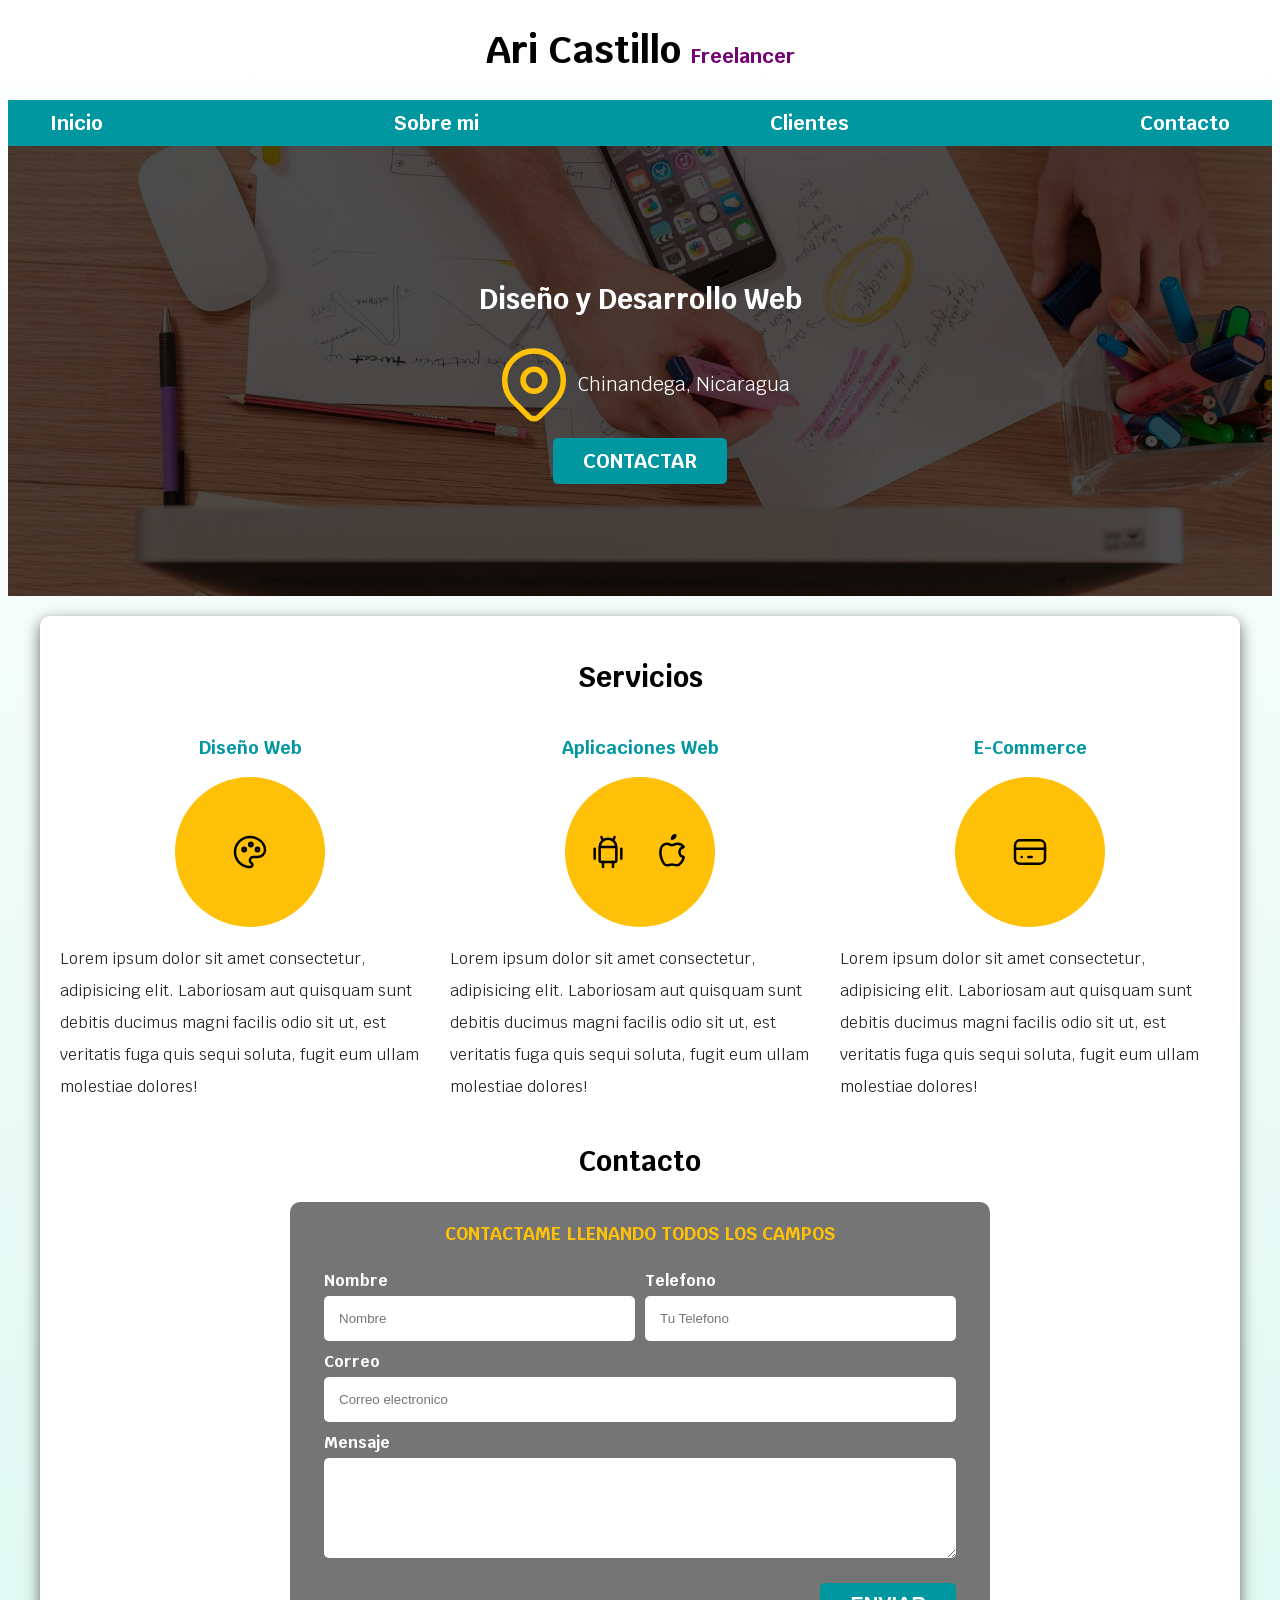
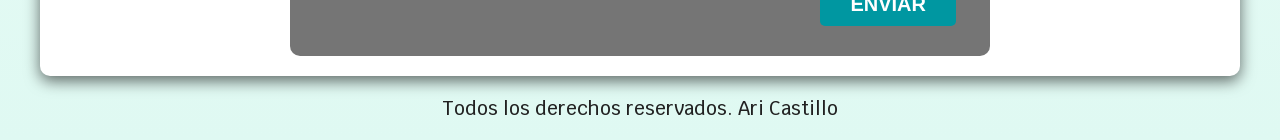
<file: freelancer/index.html>
<!DOCTYPE html>
<html lang="en">
<head>
    <meta charset="UTF-8">
    <meta name="viewport" content="width=device-width, initial-scale=1.0">
    <title>Sitio freelancer</title>
    <link rel="preload" href="css/normalize.css" as="style">
    <link href="https://fonts.googleapis.com/css2?family=Krub:wght@400;700&display=swap" rel="stylesheet">
    <link rel="preload" href="css/styles.css" as="style">
    <link href="css/styles.css" rel="stylesheet">
</head>
<body>
    <header>
        <h1 class="titulo">Ari Castillo <span>Freelancer</span></h1>
    </header>
    <div class="nav-bg">
        <nav class="navegacion-principal contenedor">
            <a href="#">Inicio</a>
            <a href="#">Sobre mi</a>
            <a href="#">Clientes</a>
            <a href="#">Contacto</a>
        </nav>
    </div>
    
    
    <section class="hero">
        <div class="contenido-hero">
            <h2>Diseño y Desarrollo Web</h2>
            <div class="ubicacion">
                <svg xmlns="http://www.w3.org/2000/svg" class="icon icon-tabler icon-tabler-map-pin" width="88" height="88" viewBox="0 0 24 24" stroke-width="1.5" stroke="#FFC107" fill="none" stroke-linecap="round" stroke-linejoin="round">
                    <path stroke="none" d="M0 0h24v24H0z" fill="none"/>
                    <path d="M9 11a3 3 0 1 0 6 0a3 3 0 0 0 -6 0" />
                    <path d="M17.657 16.657l-4.243 4.243a2 2 0 0 1 -2.827 0l-4.244 -4.243a8 8 0 1 1 11.314 0z" />
                </svg>
                <p>
                    Chinandega, Nicaragua
                </p>
            </div>
            <a href="#" class="boton">contactar</a>
        </div>
        
    </section>

    
    <main class="contenedor sombra">
        <h2>Servicios</h2>
            <div class="servicios">
                <section class="servicio">
                    <h3>Diseño Web</h3>
                    <div class="icono"> 
                        <svg xmlns="http://www.w3.org/2000/svg" class="icon icon-tabler icon-tabler-palette" width="40" height="40" viewBox="0 0 24 24" stroke-width="1.5" stroke="#000000" fill="none" stroke-linecap="round" stroke-linejoin="round">
                            <path stroke="none" d="M0 0h24v24H0z" fill="none"/>
                            <path d="M12 21a9 9 0 0 1 0 -18c4.97 0 9 3.582 9 8c0 1.06 -.474 2.078 -1.318 2.828c-.844 .75 -1.989 1.172 -3.182 1.172h-2.5a2 2 0 0 0 -1 3.75a1.3 1.3 0 0 1 -1 2.25" />
                            <path d="M8.5 10.5m-1 0a1 1 0 1 0 2 0a1 1 0 1 0 -2 0" />
                            <path d="M12.5 7.5m-1 0a1 1 0 1 0 2 0a1 1 0 1 0 -2 0" />
                            <path d="M16.5 10.5m-1 0a1 1 0 1 0 2 0a1 1 0 1 0 -2 0" />
                        </svg>
                    </div>
                    <p>Lorem ipsum dolor sit amet consectetur, adipisicing elit. Laboriosam aut quisquam sunt debitis ducimus magni facilis odio sit ut, est veritatis fuga quis sequi soluta, fugit eum ullam molestiae dolores!
                    </p>
                </section>
        
                <section class="servicio">
                    <h3>Aplicaciones Web</h3>
                        <div class="icono">
                            <svg xmlns="http://www.w3.org/2000/svg" class="icon icon-tabler icon-tabler-brand-android" width="40" height="40" viewBox="0 0 24 24" stroke-width="1.5" stroke="#000000" fill="none" stroke-linecap="round" stroke-linejoin="round">
                                <path stroke="none" d="M0 0h24v24H0z" fill="none"/>
                                <path d="M4 10l0 6" />
                                <path d="M20 10l0 6" />
                                <path d="M7 9h10v8a1 1 0 0 1 -1 1h-8a1 1 0 0 1 -1 -1v-8a5 5 0 0 1 10 0" />
                                <path d="M8 3l1 2" />
                                <path d="M16 3l-1 2" />
                                <path d="M9 18l0 3" />
                                <path d="M15 18l0 3" />
                            </svg>
                            <svg xmlns="http://www.w3.org/2000/svg" class="icon icon-tabler icon-tabler-brand-apple" width="40" height="40" viewBox="0 0 24 24" stroke-width="1.5" stroke="#000000" fill="none" stroke-linecap="round" stroke-linejoin="round">
                                <path stroke="none" d="M0 0h24v24H0z" fill="none"/>
                                <path d="M9 7c-3 0 -4 3 -4 5.5c0 3 2 7.5 4 7.5c1.088 -.046 1.679 -.5 3 -.5c1.312 0 1.5 .5 3 .5s4 -3 4 -5c-.028 -.01 -2.472 -.403 -2.5 -3c-.019 -2.17 2.416 -2.954 2.5 -3c-1.023 -1.492 -2.951 -1.963 -3.5 -2c-1.433 -.111 -2.83 1 -3.5 1c-.68 0 -1.9 -1 -3 -1z" />
                                <path d="M12 4a2 2 0 0 0 2 -2a2 2 0 0 0 -2 2" />
                            </svg>
                        </div>
                        
                    <p>Lorem ipsum dolor sit amet consectetur, adipisicing elit. Laboriosam aut quisquam sunt debitis ducimus magni facilis odio sit ut, est veritatis fuga quis sequi soluta, fugit eum ullam molestiae dolores!
                    </p>
        
                </section>
                    
                <section class="servicio">
                    <h3>E-Commerce</h3>
                    <div class="icono">
                        <svg xmlns="http://www.w3.org/2000/svg" class="icon icon-tabler icon-tabler-credit-card" width="40" height="40" viewBox="0 0 24 24" stroke-width="1.5" stroke="#000000" fill="none" stroke-linecap="round" stroke-linejoin="round">
                            <path stroke="none" d="M0 0h24v24H0z" fill="none"/>
                            <path d="M3 5m0 3a3 3 0 0 1 3 -3h12a3 3 0 0 1 3 3v8a3 3 0 0 1 -3 3h-12a3 3 0 0 1 -3 -3z" />
                            <path d="M3 10l18 0" />
                            <path d="M7 15l.01 0" />
                            <path d="M11 15l2 0" />
                        </svg>
                    </div>

                    <p>Lorem ipsum dolor sit amet consectetur, adipisicing elit. Laboriosam aut quisquam sunt debitis ducimus magni facilis odio sit ut, est veritatis fuga quis sequi soluta, fugit eum ullam molestiae dolores!
                    </p>
                </section>
            </div> <!--Clase de servicios-->
            <section>
                <h2>Contacto</h2>
        
                <form class="formulario">
                    <fieldset>
                        <legend>
                            Contactame llenando todos los campos
                        </legend>
                        <div class="contenedor-campos">
                            <div class="campo">
                                <label for="">Nombre</label>
                                <input class="input-text" type="text" placeholder="Nombre">
                            </div>
                            
                            <div class="campo">
                                <label for="">Telefono</label>
                                <input class="input-text" type="tel" placeholder="Tu Telefono">
                            </div>
            
                            <div class="campo">
                                <label for="">Correo</label>
                                <input class="input-text" type="email" placeholder="Correo electronico">
                            </div>
            
                            <div class="campo">
                                <label for="">Mensaje</label>
                                <textarea class="input-text" name="" id="" cols="20" rows="3"></textarea>
                            </div>

                        </div>   

                        <div class="alinear-derecha flex">
                            <input class="boton w-100" type="submit" value="Enviar">
                        </div>
                    </fieldset>
                </form>
            </section>
        </main>
    <footer class="footer">
        <p>Todos los derechos reservados. Ari Castillo</p>
    </footer>
</body>
</html>
</file>
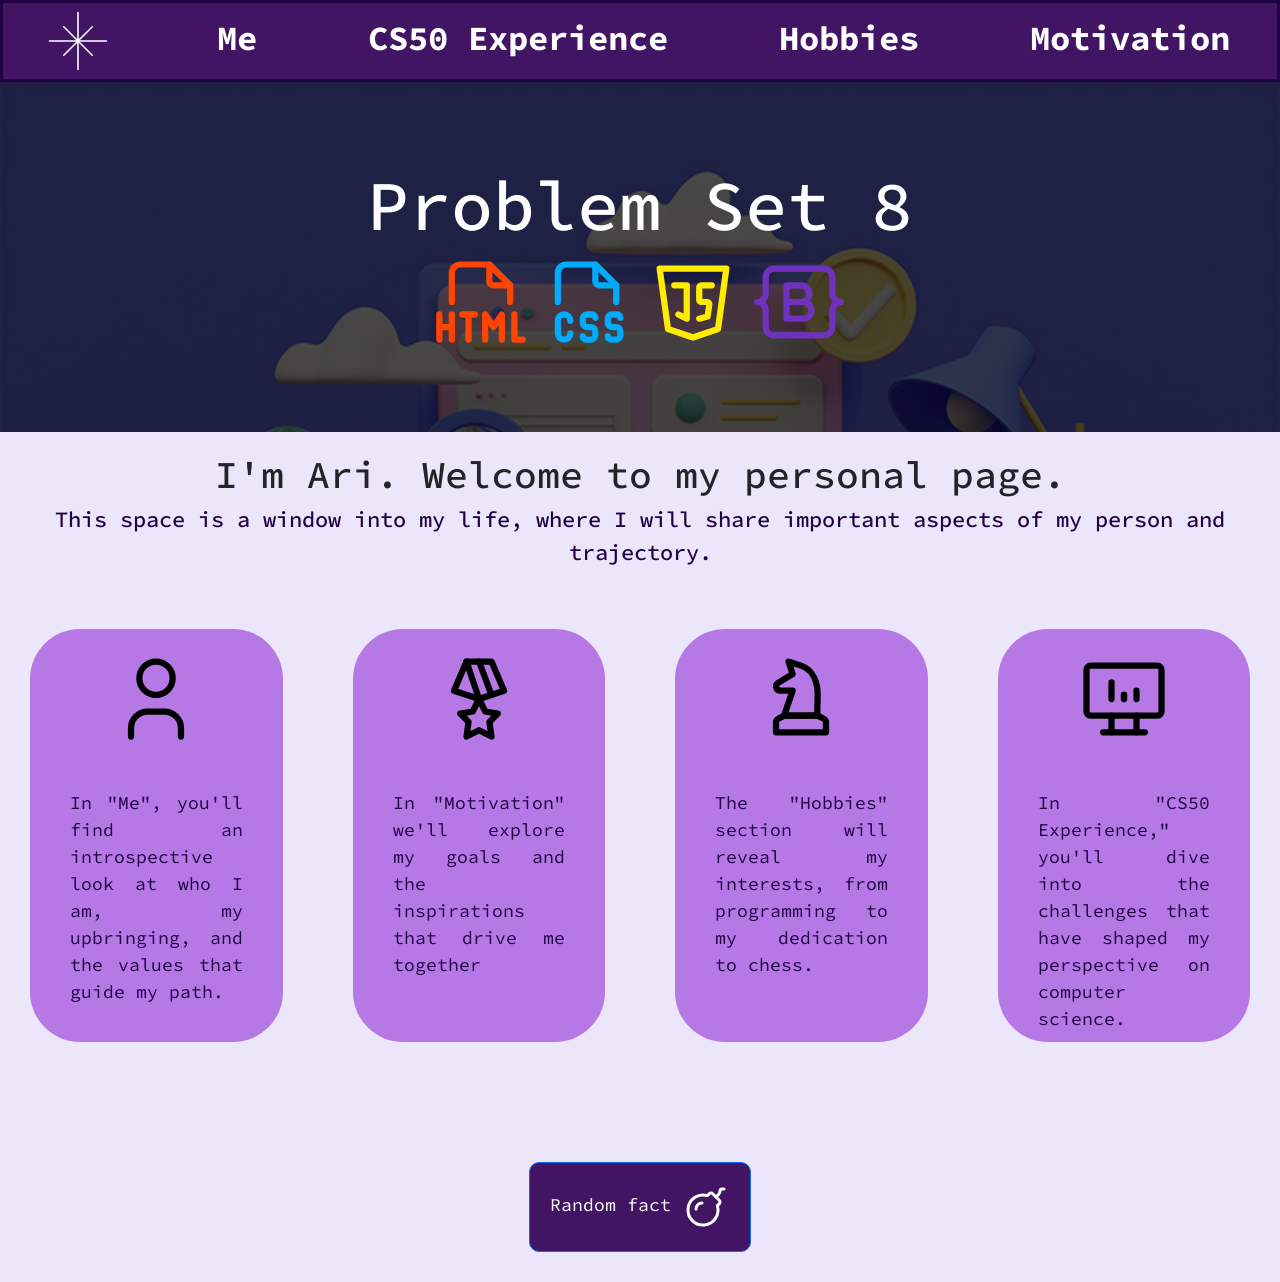
<file: homepage/index.html>
<!DOCTYPE html>
<html lang="en">
<head>
    <meta charset="UTF-8">
    <meta name="viewport" content="width=device-width, initial-scale=1.0">
    <!--Font links-->
    <link rel="preconnect" href="https://fonts.googleapis.com">
    <link rel="preconnect" href="https://fonts.gstatic.com" crossorigin>
    <link href="https://fonts.googleapis.com/css2?family=Krub:wght@400;700&family=Source+Code+Pro:ital,wght@0,700;1,400&display=swap" rel="stylesheet">

    <link href="https://cdn.jsdelivr.net/npm/bootstrap@5.2.3/dist/css/bootstrap.min.css" rel="stylesheet" integrity="sha384-rbsA2VBKQhggwzxH7pPCaAqO46MgnOM80zW1RWuH61DGLwZJEdK2Kadq2F9CUG65" crossorigin="anonymous">
    <script src="https://cdn.jsdelivr.net/npm/bootstrap@5.2.3/dist/js/bootstrap.bundle.min.js" integrity="sha384-kenU1KFdBIe4zVF0s0G1M5b4hcpxyD9F7jL+jjXkk+Q2h455rYXK/7HAuoJl+0I4" crossorigin="anonymous"></script>
    <link href="styles.css" rel="stylesheet">
    
    <title>My Website</title>
</head>
<body>
  
  <div class="nav-style">
    <nav class="navegacion-principal contenedor">
      <svg xmlns="http://www.w3.org/2000/svg" class="icon icon-tabler icon-tabler-north-star" width="76" height="76" viewBox="0 0 24 24" stroke-width="0.5" stroke="#ffffff" fill="none" stroke-linecap="round" stroke-linejoin="round">
        <path stroke="none" d="M0 0h24v24H0z" fill="none"/>
        <path d="M3 12h18" />
        <path d="M12 21v-18" />
        <path d="M7.5 7.5l9 9" />
        <path d="M7.5 16.5l9 -9" />
      </svg>

      <a href="me.html">Me</a>
      <a href="cs50.html">CS50 Experience</a>
      <a href="hobbies.html">Hobbies</a>
      <a href="motivation.html">Motivation</a>

      
    </nav>
  </div>
  <main>
    <section class="imagen-fondo img-index">
      <div class="contenido-imagen">
        <h1>
          Problem Set 8
        </h1>
        <div>
          <svg xmlns="http://www.w3.org/2000/svg" class="icon icon-tabler icon-tabler-file-type-html" width="100" height="100" viewBox="0 0 24 24" stroke-width="1.5" stroke="#ff4500" fill="none" stroke-linecap="round" stroke-linejoin="round">
            <path stroke="none" d="M0 0h24v24H0z" fill="none"/>
            <path d="M14 3v4a1 1 0 0 0 1 1h4" />
            <path d="M5 12v-7a2 2 0 0 1 2 -2h7l5 5v4" />
            <path d="M2 21v-6" />
            <path d="M5 15v6" />
            <path d="M2 18h3" />
            <path d="M20 15v6h2" />
            <path d="M13 21v-6l2 3l2 -3v6" />
            <path d="M7.5 15h3" />
            <path d="M9 15v6" />
          </svg>

          <svg xmlns="http://www.w3.org/2000/svg" class="icon icon-tabler icon-tabler-file-type-css" width="100" height="100" viewBox="0 0 24 24" stroke-width="1.5" stroke="#00abfb" fill="none" stroke-linecap="round" stroke-linejoin="round">
            <path stroke="none" d="M0 0h24v24H0z" fill="none"/>
            <path d="M14 3v4a1 1 0 0 0 1 1h4" />
            <path d="M5 12v-7a2 2 0 0 1 2 -2h7l5 5v4" />
            <path d="M8 16.5a1.5 1.5 0 0 0 -3 0v3a1.5 1.5 0 0 0 3 0" />
            <path d="M11 20.25c0 .414 .336 .75 .75 .75h1.25a1 1 0 0 0 1 -1v-1a1 1 0 0 0 -1 -1h-1a1 1 0 0 1 -1 -1v-1a1 1 0 0 1 1 -1h1.25a.75 .75 0 0 1 .75 .75" />
            <path d="M17 20.25c0 .414 .336 .75 .75 .75h1.25a1 1 0 0 0 1 -1v-1a1 1 0 0 0 -1 -1h-1a1 1 0 0 1 -1 -1v-1a1 1 0 0 1 1 -1h1.25a.75 .75 0 0 1 .75 .75" />
          </svg>
          
          <svg xmlns="http://www.w3.org/2000/svg" class="icon icon-tabler icon-tabler-brand-javascript" width="100" height="100" viewBox="0 0 24 24" stroke-width="1.5" stroke="#ffec00" fill="none" stroke-linecap="round" stroke-linejoin="round">
            <path stroke="none" d="M0 0h24v24H0z" fill="none"/>
            <path d="M20 4l-2 14.5l-6 2l-6 -2l-2 -14.5z" />
            <path d="M7.5 8h3v8l-2 -1" />
            <path d="M16.5 8h-2.5a.5 .5 0 0 0 -.5 .5v3a.5 .5 0 0 0 .5 .5h1.423a.5 .5 0 0 1 .495 .57l-.418 2.93l-2 .5" />
          </svg>

          <svg xmlns="http://www.w3.org/2000/svg" class="icon icon-tabler icon-tabler-brand-bootstrap" width="100" height="100" viewBox="0 0 24 24" stroke-width="1.5" stroke="#6f32be" fill="none" stroke-linecap="round" stroke-linejoin="round">
            <path stroke="none" d="M0 0h24v24H0z" fill="none"/>
            <path d="M2 12a2 2 0 0 0 2 -2v-4a2 2 0 0 1 2 -2h12a2 2 0 0 1 2 2v4a2 2 0 0 0 2 2" />
            <path d="M2 12a2 2 0 0 1 2 2v4a2 2 0 0 0 2 2h12a2 2 0 0 0 2 -2v-4a2 2 0 0 1 2 -2" />
            <path d="M9 16v-8h3.5a2 2 0 1 1 0 4h-3.5h4a2 2 0 1 1 0 4h-4z" />
          </svg>
        </div>
    </section>

    <section>
      <h2 class="titulo">
        I'm Ari. Welcome to my personal page. 
      </h2>
      <p class="text-centered texto-index">This space is a window into my life, where I will share important aspects of my person and trajectory.</p>
    </section>

    <section class="center">
      <div class="cuadro">
        <div class="segmento">
          <svg xmlns="http://www.w3.org/2000/svg" class="icon icon-tabler icon-tabler-user" width="100" height="100" viewBox="0 0 24 24" stroke-width="1.5" stroke="#000000" fill="none" stroke-linecap="round" stroke-linejoin="round">
            <path stroke="none" d="M0 0h24v24H0z" fill="none"/>
            <path d="M8 7a4 4 0 1 0 8 0a4 4 0 0 0 -8 0" />
            <path d="M6 21v-2a4 4 0 0 1 4 -4h4a4 4 0 0 1 4 4v2" />
          </svg>
          <p>
            In "Me", you'll find an introspective look at who I am, my upbringing, and the values that guide my path.
          </p>
        </div>

        <div class="segmento">
          <svg xmlns="http://www.w3.org/2000/svg" class="icon icon-tabler icon-tabler-medal-2" width="100" height="100" viewBox="0 0 24 24" stroke-width="1.5" stroke="#000000" fill="none" stroke-linecap="round" stroke-linejoin="round">
            <path stroke="none" d="M0 0h24v24H0z" fill="none"/>
            <path d="M9 3h6l3 7l-6 2l-6 -2z" />
            <path d="M12 12l-3 -9" />
            <path d="M15 11l-3 -8" />
            <path d="M12 19.5l-3 1.5l.5 -3.5l-2 -2l3 -.5l1.5 -3l1.5 3l3 .5l-2 2l.5 3.5z" />
          </svg>
          <p>
            In "Motivation" we'll explore my goals and the inspirations that drive me together
          </p>
        </div>

        <div class="segmento">
          <svg xmlns="http://www.w3.org/2000/svg" class="icon icon-tabler icon-tabler-chess-knight" width="100" height="100" viewBox="0 0 24 24" stroke-width="1.5" stroke="#000000" fill="none" stroke-linecap="round" stroke-linejoin="round">
            <path stroke="none" d="M0 0h24v24H0z" fill="none"/>
            <path d="M8 16l-1.447 .724a1 1 0 0 0 -.553 .894v2.382h12v-2.382a1 1 0 0 0 -.553 -.894l-1.447 -.724h-8z" />
            <path d="M9 3l1 3l-3.491 2.148a1 1 0 0 0 .524 1.852h2.967l-2.073 6h7.961l.112 -5c0 -3 -1.09 -5.983 -4 -7c-1.94 -.678 -2.94 -1.011 -3 -1z" />
          </svg>
          <p>
            The "Hobbies" section will reveal my interests, from programming to my dedication to chess.
          </p>
        </div>

        <div class="segmento">
          <svg xmlns="http://www.w3.org/2000/svg" class="icon icon-tabler icon-tabler-device-desktop-analytics" width="100" height="100" viewBox="0 0 24 24" stroke-width="1.5" stroke="#000000" fill="none" stroke-linecap="round" stroke-linejoin="round">
            <path stroke="none" d="M0 0h24v24H0z" fill="none"/>
            <path d="M3 4m0 1a1 1 0 0 1 1 -1h16a1 1 0 0 1 1 1v10a1 1 0 0 1 -1 1h-16a1 1 0 0 1 -1 -1z" />
            <path d="M7 20h10" />
            <path d="M9 16v4" />
            <path d="M15 16v4" />
            <path d="M9 12v-4" />
            <path d="M12 12v-1" />
            <path d="M15 12v-2" />
            <path d="M12 12v-1" />
          </svg>
          <p>
            In "CS50 Experience," you'll dive into the challenges that have shaped my perspective on computer science.
          </p>
        </div>

      </div>
      
    </section>
  </main>
  
  <!-- Tu botón para abrir el modal -->
  <div class="text-centered">
    <button type="button" class="btn btn-primary button-style" data-toggle="modal" data-target="#exampleModal">
      Random fact 
      <svg xmlns="http://www.w3.org/2000/svg" class="icon icon-tabler icon-tabler-bomb" width="48" height="48" viewBox="0 0 24 24" stroke-width="1.5" stroke="#ffffff" fill="none" stroke-linecap="round" stroke-linejoin="round">
        <path stroke="none" d="M0 0h24v24H0z" fill="none"/>
        <path d="M15.349 5.349l3.301 3.301a1.2 1.2 0 0 1 0 1.698l-.972 .972a7.5 7.5 0 1 1 -5 -5l.972 -.972a1.2 1.2 0 0 1 1.698 0z" />
        <path d="M17 7l1.293 -1.293a2.414 2.414 0 0 0 .707 -1.707a1 1 0 0 1 1 -1h1" />
        <path d="M7 13a3 3 0 0 1 3 -3" />
      </svg>
    </button>
  </div>


<!-- Bootstrap modal -->
<div class="modal fade" id="exampleModal" tabindex="-1" role="dialog" aria-labelledby="exampleModalLabel" aria-hidden="true">
  <div class="modal-dialog" role="document">
    <div class="modal-content">
      <div class="modal-header">
        <h5 class="modal-title" id="exampleModalLabel">Random fact</h5>
        <button type="button" class="close" data-dismiss="modal" aria-label="Close">
          <span aria-hidden="true">&times;</span>
        </button>
      </div>
      <div class="modal-body larger" id="datoMostrado">
        <!-- Aquí se mostrará el dato -->
      </div>
      <div class="modal-footer">
        <button type="button" class="btn btn-secondary" data-dismiss="modal">Close</button>
      </div>
    </div>
  </div>
</div>
  <!--jquery and bootstrap links--> 
  <script src="https://code.jquery.com/jquery-3.5.1.slim.min.js"></script>
  <script src="https://cdn.jsdelivr.net/npm/@popperjs/core@2.10.2/dist/umd/popper.min.js"></script>
  <script src="https://maxcdn.bootstrapcdn.com/bootstrap/4.5.2/js/bootstrap.min.js"></script>

  <script src="script.js"></script>
</body>
</html>
</file>
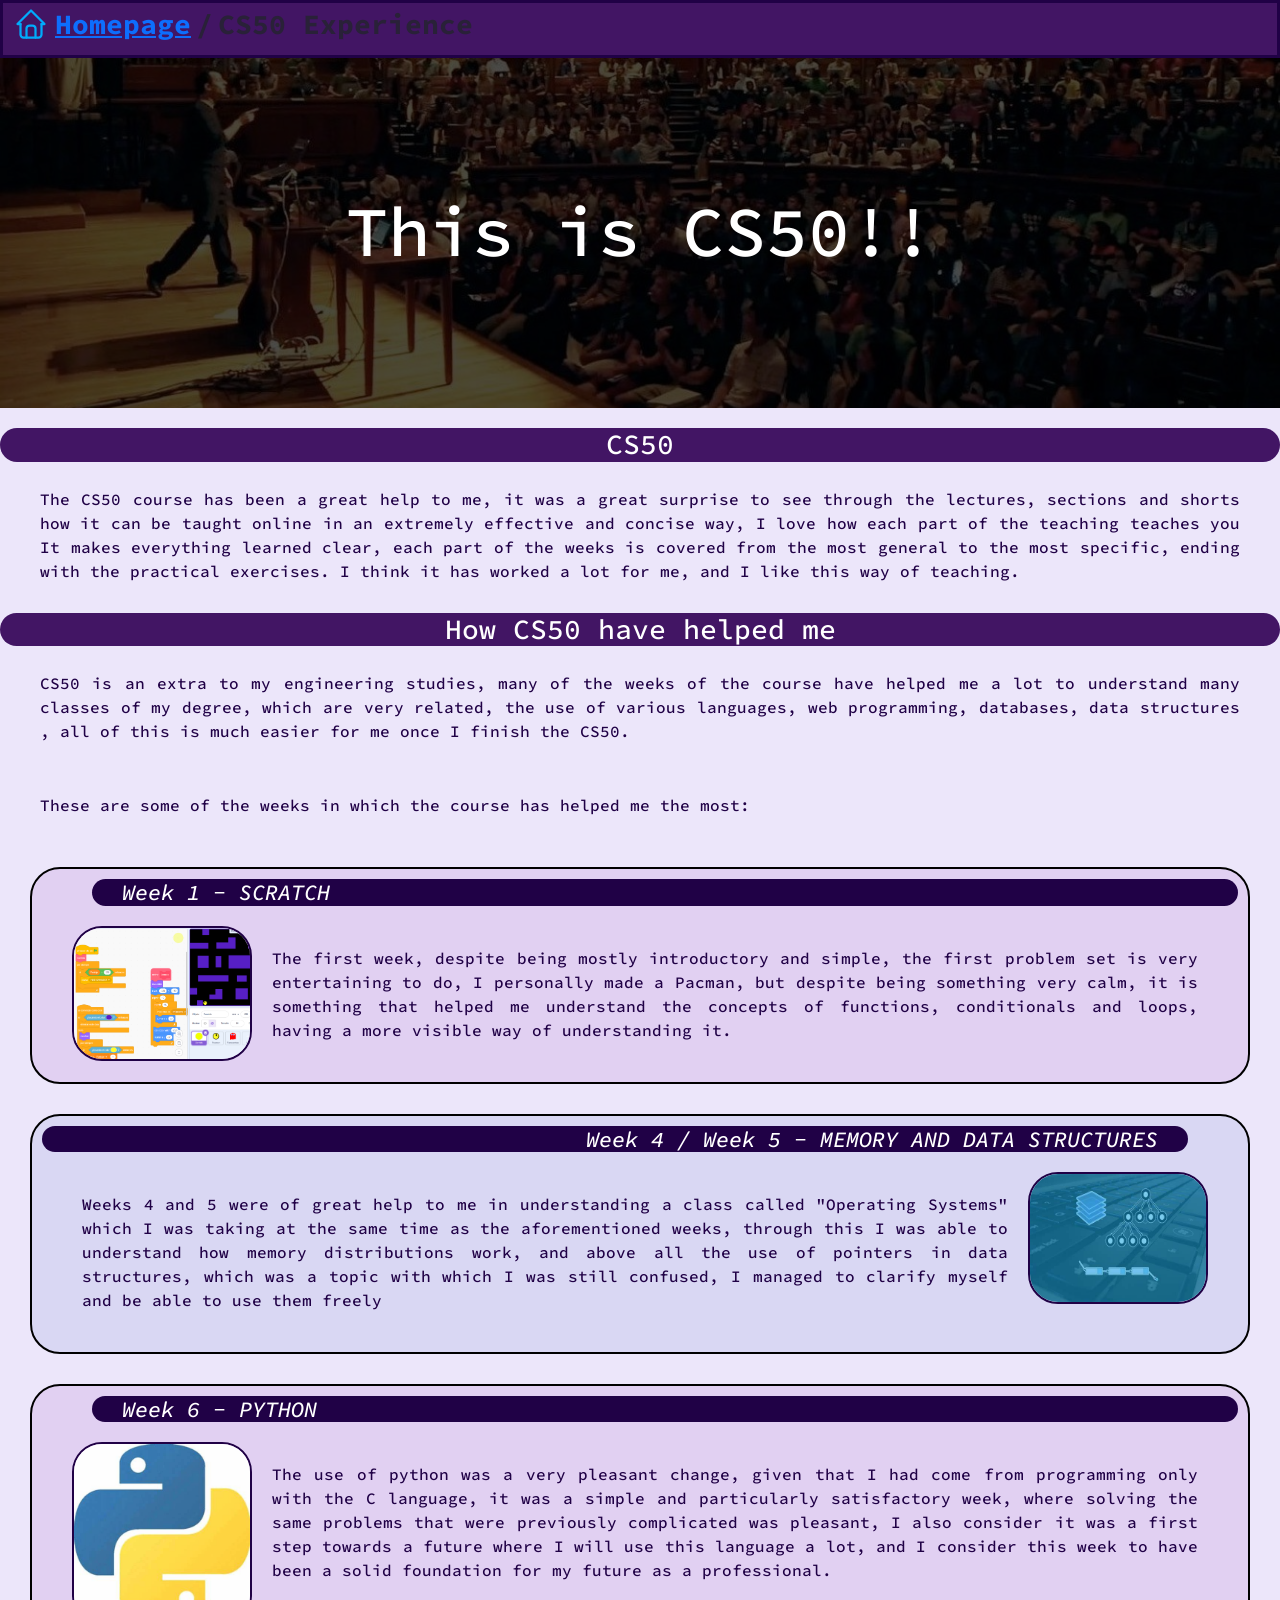
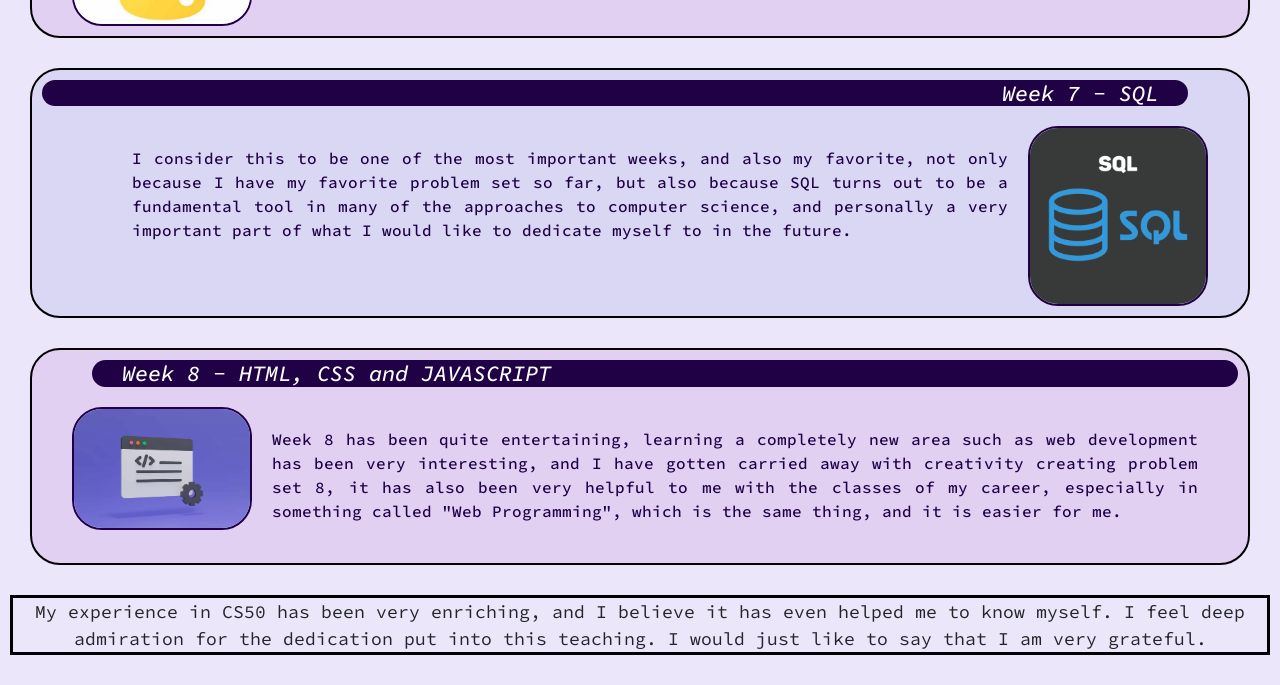
<file: homepage/cs50.html>
<!DOCTYPE html>
<html lang="en">
<head>
    <meta charset="UTF-8">
    <meta name="viewport" content="width=device-width, initial-scale=1.0">
    <link rel="preconnect" href="https://fonts.googleapis.com">
    <link rel="preconnect" href="https://fonts.gstatic.com" crossorigin>
    <link href="https://fonts.googleapis.com/css2?family=Krub:wght@400;700&family=Source+Code+Pro:ital,wght@0,700;1,400&display=swap" rel="stylesheet">

    <link href="https://cdn.jsdelivr.net/npm/bootstrap@5.2.3/dist/css/bootstrap.min.css" rel="stylesheet" integrity="sha384-rbsA2VBKQhggwzxH7pPCaAqO46MgnOM80zW1RWuH61DGLwZJEdK2Kadq2F9CUG65" crossorigin="anonymous">
    <script src="https://cdn.jsdelivr.net/npm/bootstrap@5.2.3/dist/js/bootstrap.bundle.min.js" integrity="sha384-kenU1KFdBIe4zVF0s0G1M5b4hcpxyD9F7jL+jjXkk+Q2h455rYXK/7HAuoJl+0I4" crossorigin="anonymous"></script>
    <link href="styles.css" rel="stylesheet">
    <title>My Website</title>
</head>
<body>
      <nav class="nav-style bc-style flex" aria-label="breadcrumb">
        <svg xmlns="http://www.w3.org/2000/svg" class="icon icon-tabler icon-tabler-home margin-icon" width="36" height="36" viewBox="0 0 24 24" stroke-width="1.5" stroke="#00abfb" fill="none" stroke-linecap="round" stroke-linejoin="round">
            <path stroke="none" d="M0 0h24v24H0z" fill="none"/>
            <path d="M5 12l-2 0l9 -9l9 9l-2 0" />
            <path d="M5 12v7a2 2 0 0 0 2 2h10a2 2 0 0 0 2 -2v-7" />
            <path d="M9 21v-6a2 2 0 0 1 2 -2h2a2 2 0 0 1 2 2v6" />
          </svg>
        <ol class="breadcrumb">
          <li class="breadcrumb-item"><a href="index.html">Homepage</a></li>
          <li class="breadcrumb-item active" aria-current="page">CS50 Experience</li>
        </ol>
      </nav>

      <section class="imagen-fondo img-cs50">
        <div class="contenido-imagen">
            <h1>
                This is CS50!!
            </h1>
        </div>
      </section>
      
      <main>
        <section>
            <h2 class="dark-bg">
                CS50
            </h2>
            <p class="texto-me">
                The CS50 course has been a great help to me, it was a great surprise to see through the lectures,
                sections and shorts how it can be taught online in an extremely effective and concise way,
                I love how each part of the teaching teaches you It makes everything learned clear,
                each part of the weeks is covered from the most general to the most specific,
                ending with the practical exercises. 
                I think it has worked a lot for me, and I like this way of teaching.
            </p>
        </section>
        
        <section>
            <h2 class="dark-bg">
                How CS50 have helped me
            </h2>
            <p class="texto-me">
                CS50 is an extra to my engineering studies, many of the weeks of the course have helped me 
                a lot to understand many classes of my degree, which are very related, the use of various 
                languages, web programming, databases, data structures ,
                all of this is much easier for me once I finish the CS50.
            </p>
            <p class="texto-me">
                These are some of the weeks in which the course has helped me the most:
            </p>

            <div class="week-bg t1">
                <h3 class="izquierda">
                    Week 1 - SCRATCH
                </h3>
                <div class="texto-con-imagen">
                    <img src="images/pacman.png" alt="Descripción de la imagen" class="imagen-lateral-izquierda">
                    <p class="texto-me izquierda">
                        The first week, despite being mostly introductory and simple, the first problem set is very entertaining to do,
                         I personally made a Pacman, but despite being something very calm,
                          it is something that helped me understand the concepts of functions, conditionals and loops,
                         having a more visible way of understanding it.
                    </p>
                </div>
            </div>
            
            <div class="week-bg t2">
                <h3 class="derecha">
                    Week 4 / Week 5 - MEMORY AND DATA STRUCTURES
                </h3>
                <div class="texto-con-imagen">
                    <img src="images/SO.gif" alt="Descripción de la imagen" class="imagen-lateral-derecha">
                    <p class="texto-me derecha">
                        Weeks 4 and 5 were of great help to me in understanding a class called "Operating Systems"
                        which I was taking at the same time as the aforementioned weeks,
                         through this I was able to understand how memory distributions work, 
                         and above all the use of pointers in data structures, 
                         which was a topic with which I was still confused,
                        I managed to clarify myself and be able to use them freely
                    </p>
                </div>
            </div>
            
            <div class="week-bg t1">
                <h3 class="izquierda">
                    Week 6 - PYTHON
                </h3>
                <div class="texto-con-imagen">
                    <img src="images/python.jpeg" alt="Descripción de la imagen" class="imagen-lateral-izquierda">
                    <p class="texto-me izquierda">
                        The use of python was a very pleasant change, given that I had come from programming only with the C language, 
                        it was a simple and particularly satisfactory week, where solving the same problems that were previously complicated was pleasant, 
                        I also consider it was a first step towards a future where I will use this language a lot, 
                        and I consider this week to have been a solid foundation for my future as a professional.
                    </p>
                </div>
            </div>
            
            <div class="week-bg t2">
                <h3 class="derecha">
                    Week 7 - SQL
                </h3>
                <div class="texto-con-imagen">
                    <img src="images/sql.png" alt="Descripción de la imagen" class="imagen-lateral-derecha">
                    <p class="texto-me izquierda">
                        I consider this to be one of the most important weeks, 
                        and also my favorite, not only because I have my favorite problem set so far, 
                        but also because SQL turns out to be a fundamental tool in many of the approaches to computer science, 
                        and personally a very important part of what I would like to dedicate myself to in the future.
                    </p>
                </div>
            </div>
            
            <div class="week-bg t1">
                <h3 class="izquierda">
                    Week 8 - HTML, CSS and JAVASCRIPT
                </h3>
                <div class="texto-con-imagen">
                    <img src="images/pset8.png" alt="Descripción de la imagen" class="imagen-lateral-izquierda">
                    <p class="texto-me izquierda">
                        Week 8 has been quite entertaining, learning a completely new area such as web development has been very interesting, 
                        and I have gotten carried away with creativity creating problem set 8, 
                        it has also been very helpful to me with the classes of
                        my career, 
                        especially in something called "Web Programming", which is the same thing, and it is easier for me.
                    </p>
                </div>        
            </div>
            
        </section>
      </main>

      <footer class="text-centered margin-top marked-footer">
        My experience in CS50 has been very enriching, and I believe it has even helped me to know myself. 
        I feel deep admiration for the dedication put into this teaching. 
        I would just like to say that I am very grateful.
      </footer>
</body>
</html>
</file>
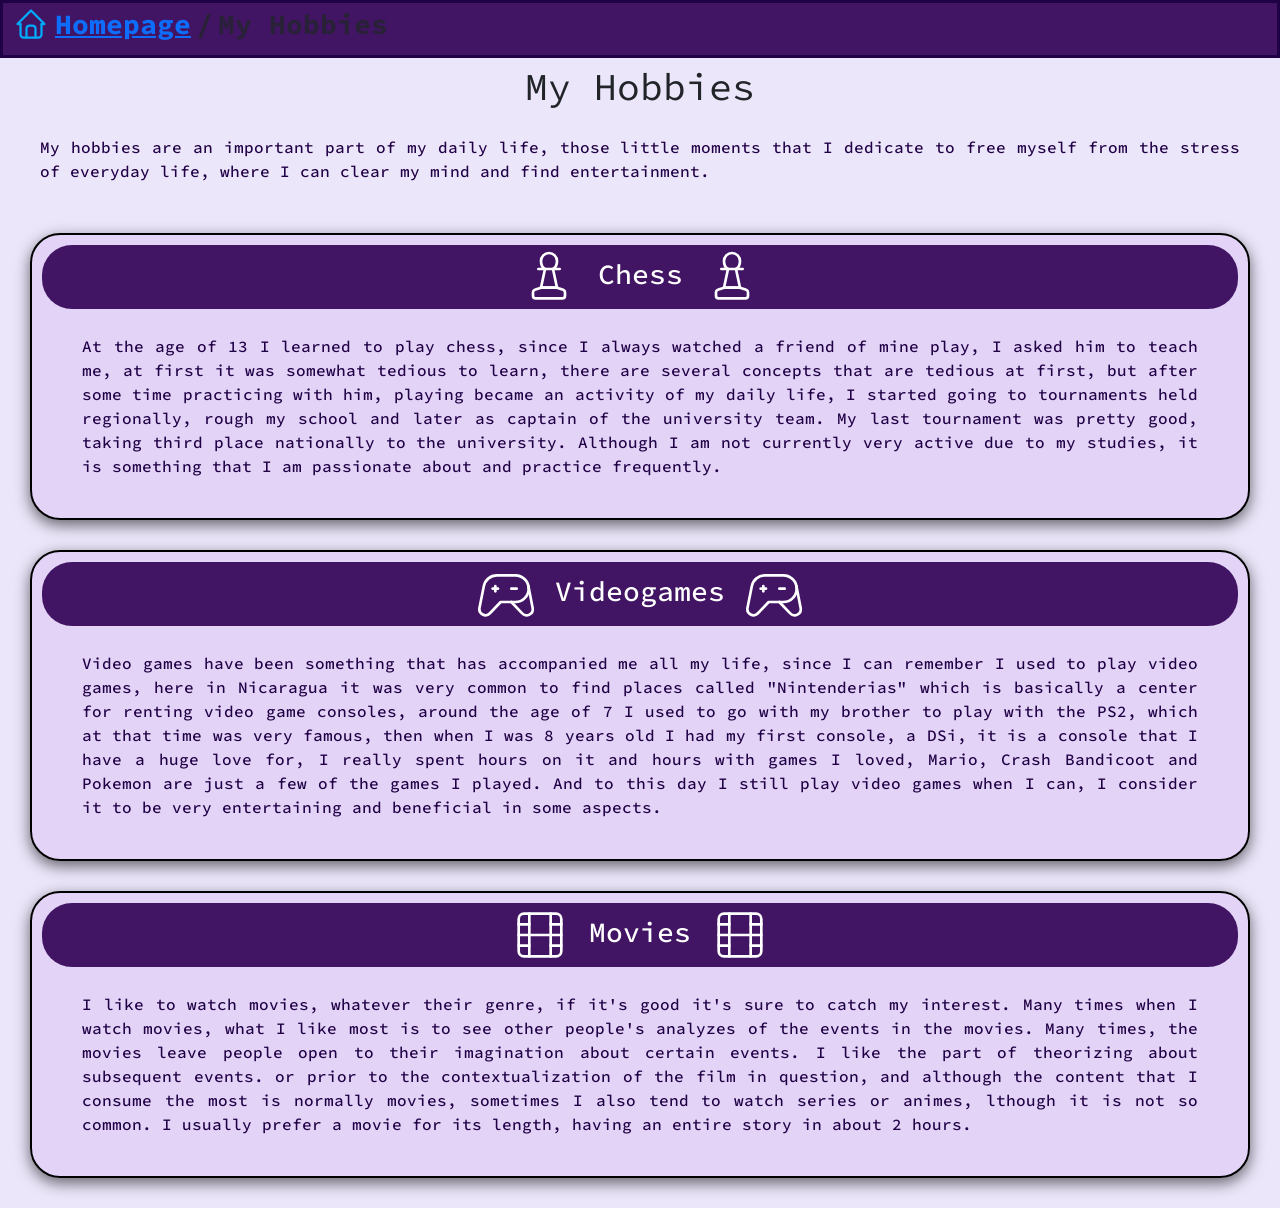
<file: homepage/hobbies.html>
<!DOCTYPE html>
<html lang="en">
<head>
    <meta charset="UTF-8">
    <meta name="viewport" content="width=device-width, initial-scale=1.0">
    <link rel="preconnect" href="https://fonts.googleapis.com">
    <link rel="preconnect" href="https://fonts.gstatic.com" crossorigin>
    <link href="https://fonts.googleapis.com/css2?family=Krub:wght@400;700&family=Source+Code+Pro:ital,wght@0,700;1,400&display=swap" rel="stylesheet">

    <link href="https://cdn.jsdelivr.net/npm/bootstrap@5.2.3/dist/css/bootstrap.min.css" rel="stylesheet" integrity="sha384-rbsA2VBKQhggwzxH7pPCaAqO46MgnOM80zW1RWuH61DGLwZJEdK2Kadq2F9CUG65" crossorigin="anonymous">
    <script src="https://cdn.jsdelivr.net/npm/bootstrap@5.2.3/dist/js/bootstrap.bundle.min.js" integrity="sha384-kenU1KFdBIe4zVF0s0G1M5b4hcpxyD9F7jL+jjXkk+Q2h455rYXK/7HAuoJl+0I4" crossorigin="anonymous"></script>
    <link href="styles.css" rel="stylesheet">
    <title>My Website</title>
</head>
<body>
      <nav class="nav-style bc-style flex" aria-label="breadcrumb">
        <svg xmlns="http://www.w3.org/2000/svg" class="icon icon-tabler icon-tabler-home margin-icon" width="36" height="36" viewBox="0 0 24 24" stroke-width="1.5" stroke="#00abfb" fill="none" stroke-linecap="round" stroke-linejoin="round">
            <path stroke="none" d="M0 0h24v24H0z" fill="none"/>
            <path d="M5 12l-2 0l9 -9l9 9l-2 0" />
            <path d="M5 12v7a2 2 0 0 0 2 2h10a2 2 0 0 0 2 -2v-7" />
            <path d="M9 21v-6a2 2 0 0 1 2 -2h2a2 2 0 0 1 2 2v6" />
          </svg>
        <ol class="breadcrumb">
          <li class="breadcrumb-item"><a href="index.html">Homepage</a></li>
          <li class="breadcrumb-item active" aria-current="page">My Hobbies</li>
        </ol>
      </nav>
      <header class="titulo text-centered">
        My Hobbies
      </header>
      <p class="texto-me "> 
        My hobbies are an important part of my daily life, those little moments that 
        I dedicate to free myself from the stress of everyday life, 
        where I can clear my mind and find entertainment.
      </p>

      <main>
        <section class="hobbie-bg sombra">
            <h2 class="dark-bg">
                <svg xmlns="http://www.w3.org/2000/svg" class="icon icon-tabler icon-tabler-chess" width="64" height="64" viewBox="0 0 24 24" stroke-width="1" stroke="#ffffff" fill="none" stroke-linecap="round" stroke-linejoin="round">
                    <path stroke="none" d="M0 0h24v24H0z" fill="none"/>
                    <path d="M12 3a3 3 0 0 1 3 3c0 1.113 -.6 2.482 -1.5 3l1.5 7h-6l1.5 -7c-.9 -.518 -1.5 -1.887 -1.5 -3a3 3 0 0 1 3 -3z" />
                    <path d="M8 9h8" />
                    <path d="M6.684 16.772a1 1 0 0 0 -.684 .949v1.279a1 1 0 0 0 1 1h10a1 1 0 0 0 1 -1v-1.28a1 1 0 0 0 -.684 -.948l-2.316 -.772h-6l-2.316 .772z" />
                  </svg>
                Chess
                <svg xmlns="http://www.w3.org/2000/svg" class="icon icon-tabler icon-tabler-chess" width="64" height="64" viewBox="0 0 24 24" stroke-width="1" stroke="#ffffff" fill="none" stroke-linecap="round" stroke-linejoin="round">
                    <path stroke="none" d="M0 0h24v24H0z" fill="none"/>
                    <path d="M12 3a3 3 0 0 1 3 3c0 1.113 -.6 2.482 -1.5 3l1.5 7h-6l1.5 -7c-.9 -.518 -1.5 -1.887 -1.5 -3a3 3 0 0 1 3 -3z" />
                    <path d="M8 9h8" />
                    <path d="M6.684 16.772a1 1 0 0 0 -.684 .949v1.279a1 1 0 0 0 1 1h10a1 1 0 0 0 1 -1v-1.28a1 1 0 0 0 -.684 -.948l-2.316 -.772h-6l-2.316 .772z" />
                  </svg>
            </h2>
            <p class="texto-me">
                At the age of 13 I learned to play chess, since I always watched a friend of mine play, 
                I asked him to teach me, at first it was somewhat tedious to learn, 
                there are several concepts that are tedious at first, but after some time practicing with him, 
                playing became an activity of my daily life, 
                I started going to tournaments held regionally, 
                rough my school and later as captain of the university team. 
                My last tournament was pretty good, taking third place nationally to the university. 
                Although I am not currently very active due to my studies, 
                it is something that I am passionate about and practice frequently.
            </p>
        </section>
        
        <section class="hobbie-bg sombra">
            <h2 class="dark-bg">
                <svg xmlns="http://www.w3.org/2000/svg" class="icon icon-tabler icon-tabler-device-gamepad-2" width="64" height="64" viewBox="0 0 24 24" stroke-width="1" stroke="#ffffff" fill="none" stroke-linecap="round" stroke-linejoin="round">
                    <path stroke="none" d="M0 0h24v24H0z" fill="none"/>
                    <path d="M12 5h3.5a5 5 0 0 1 0 10h-5.5l-4.015 4.227a2.3 2.3 0 0 1 -3.923 -2.035l1.634 -8.173a5 5 0 0 1 4.904 -4.019h3.4z" />
                    <path d="M14 15l4.07 4.284a2.3 2.3 0 0 0 3.925 -2.023l-1.6 -8.232" />
                    <path d="M8 9v2" />
                    <path d="M7 10h2" />
                    <path d="M14 10h2" />
                  </svg>
                Videogames
                <svg xmlns="http://www.w3.org/2000/svg" class="icon icon-tabler icon-tabler-device-gamepad-2" width="64" height="64" viewBox="0 0 24 24" stroke-width="1" stroke="#ffffff" fill="none" stroke-linecap="round" stroke-linejoin="round">
                    <path stroke="none" d="M0 0h24v24H0z" fill="none"/>
                    <path d="M12 5h3.5a5 5 0 0 1 0 10h-5.5l-4.015 4.227a2.3 2.3 0 0 1 -3.923 -2.035l1.634 -8.173a5 5 0 0 1 4.904 -4.019h3.4z" />
                    <path d="M14 15l4.07 4.284a2.3 2.3 0 0 0 3.925 -2.023l-1.6 -8.232" />
                    <path d="M8 9v2" />
                    <path d="M7 10h2" />
                    <path d="M14 10h2" />
                  </svg>
            </h2>
            <p class="texto-me">
                Video games have been something that has accompanied me all my life, since I can remember I used to play video games, 
                here in Nicaragua it was very common to find places called "Nintenderias" which is basically a center for renting video game 
                consoles, around the age of 7 I used to go with my brother to play with the PS2, 
                which at that time was very famous, then when I was 8 years old I had my first console, 
                a DSi, it is a console that I have a huge love for, I really spent hours on it and hours with games I loved, Mario, 
                Crash Bandicoot and Pokemon are just a few of the games I played. And to this day I still play video games when I can, 
                I consider it to be very entertaining and beneficial in some aspects.
            </p>
        </section>

        <section class="hobbie-bg sombra">
            <h2 class="dark-bg">
                <svg xmlns="http://www.w3.org/2000/svg" class="icon icon-tabler icon-tabler-movie" width="64" height="64" viewBox="0 0 24 24" stroke-width="1" stroke="#ffffff" fill="none" stroke-linecap="round" stroke-linejoin="round">
                    <path stroke="none" d="M0 0h24v24H0z" fill="none"/>
                    <path d="M4 4m0 2a2 2 0 0 1 2 -2h12a2 2 0 0 1 2 2v12a2 2 0 0 1 -2 2h-12a2 2 0 0 1 -2 -2z" />
                    <path d="M8 4l0 16" />
                    <path d="M16 4l0 16" />
                    <path d="M4 8l4 0" />
                    <path d="M4 16l4 0" />
                    <path d="M4 12l16 0" />
                    <path d="M16 8l4 0" />
                    <path d="M16 16l4 0" />
                  </svg>
                Movies
                <svg xmlns="http://www.w3.org/2000/svg" class="icon icon-tabler icon-tabler-movie" width="64" height="64" viewBox="0 0 24 24" stroke-width="1" stroke="#ffffff" fill="none" stroke-linecap="round" stroke-linejoin="round">
                    <path stroke="none" d="M0 0h24v24H0z" fill="none"/>
                    <path d="M4 4m0 2a2 2 0 0 1 2 -2h12a2 2 0 0 1 2 2v12a2 2 0 0 1 -2 2h-12a2 2 0 0 1 -2 -2z" />
                    <path d="M8 4l0 16" />
                    <path d="M16 4l0 16" />
                    <path d="M4 8l4 0" />
                    <path d="M4 16l4 0" />
                    <path d="M4 12l16 0" />
                    <path d="M16 8l4 0" />
                    <path d="M16 16l4 0" />
                  </svg>
            </h2>
            <p class="texto-me">
                I like to watch movies, whatever their genre, if it's good it's sure to catch my interest. 
                Many times when I watch movies, what I like most is to see other people's analyzes of the events in the movies. 
                Many times, the movies leave people open to their imagination about certain events. 
                I like the part of theorizing about subsequent events. or prior to the contextualization of the film in question, 
                and although the content that I consume the most is normally movies, sometimes 
                I also tend to watch series or animes, lthough it is not so common. 
                I usually prefer a movie for its length, having an entire story in about 2 hours.
            </p>
        </section>
      </main>
</body>
</html>
</file>
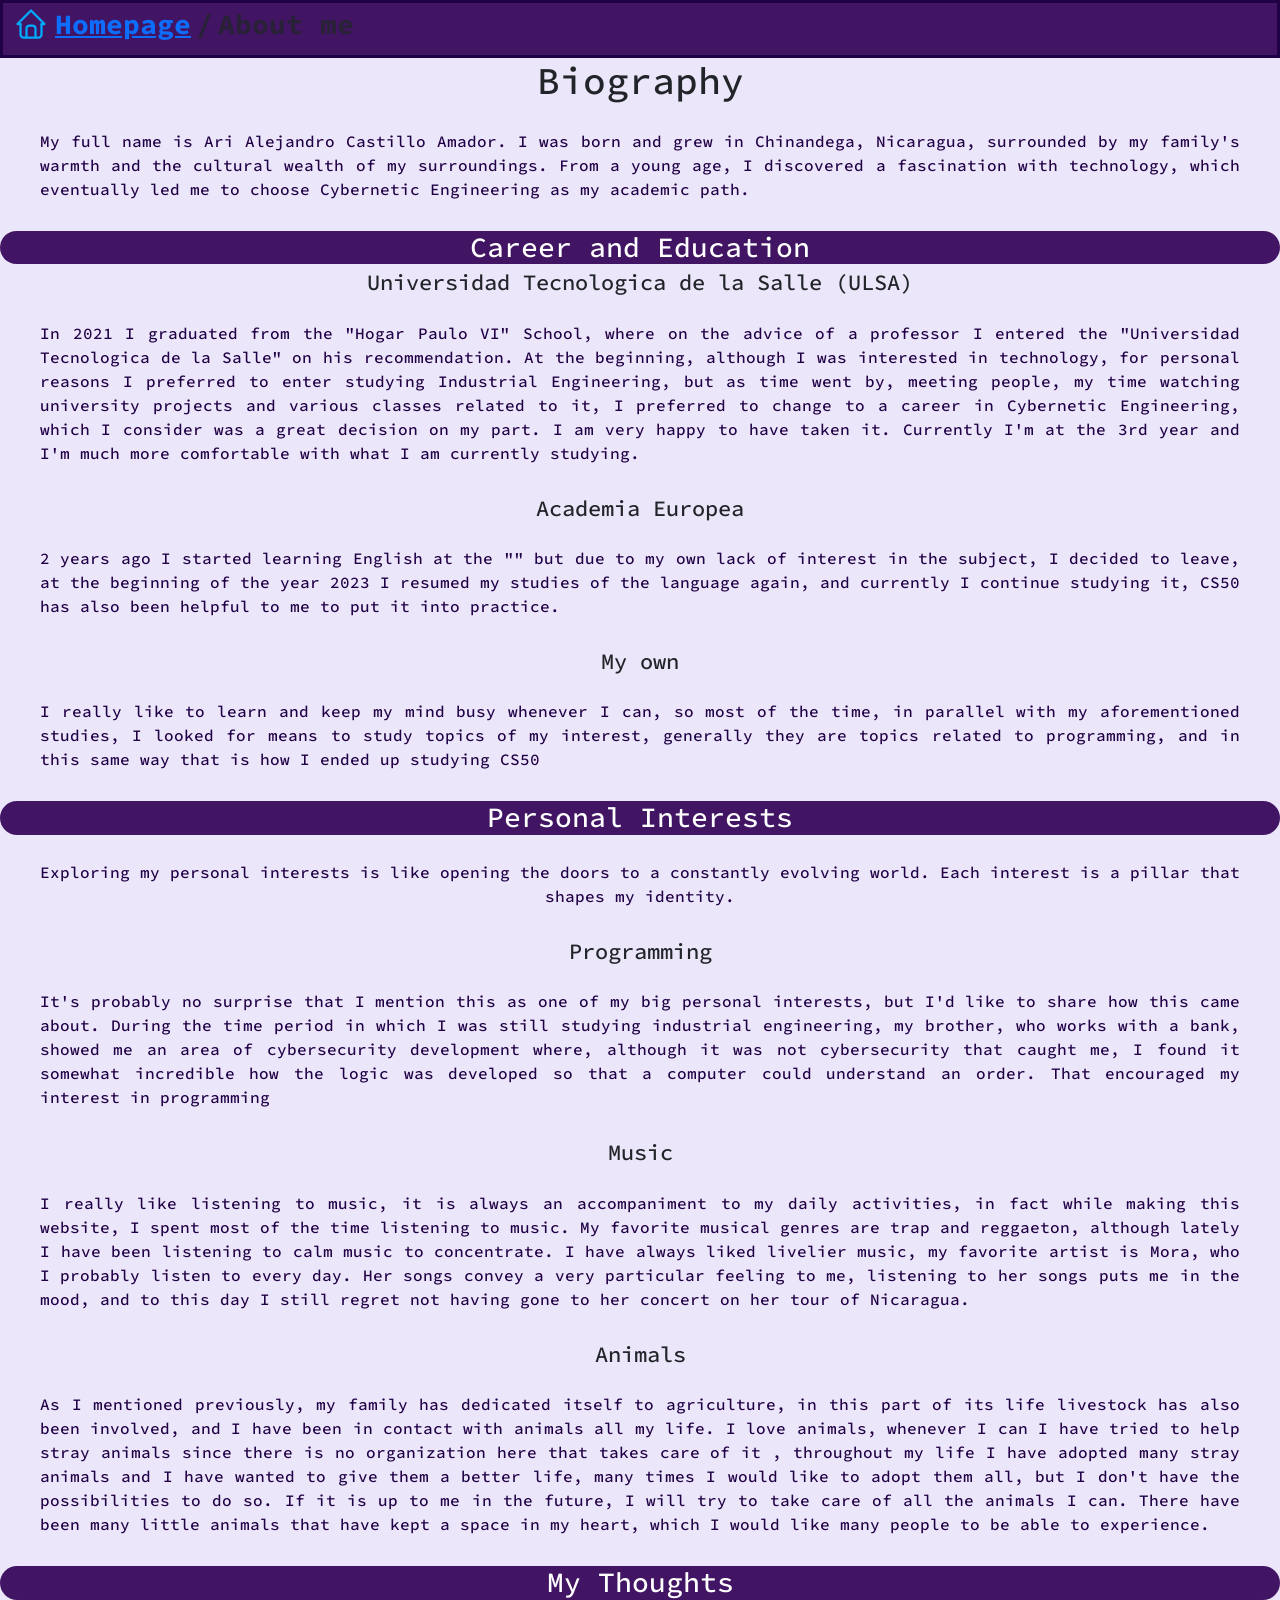
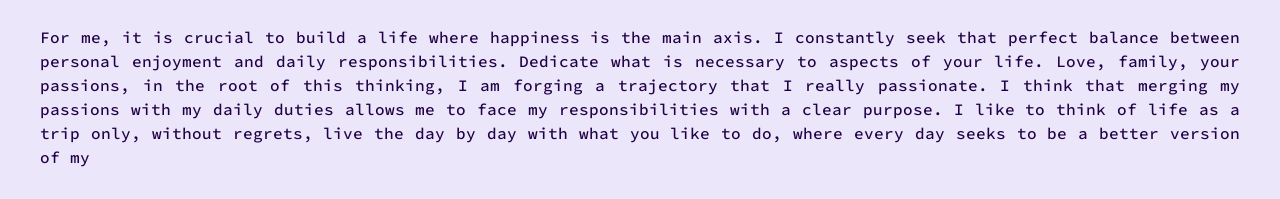
<file: homepage/me.html>
<!DOCTYPE html>
<html lang="en">
<head>
    <meta charset="UTF-8">
    <meta name="viewport" content="width=device-width, initial-scale=1.0">
    <link rel="preconnect" href="https://fonts.googleapis.com">
    <link rel="preconnect" href="https://fonts.gstatic.com" crossorigin>
    <link href="https://fonts.googleapis.com/css2?family=Krub:wght@400;700&family=Source+Code+Pro:ital,wght@0,700;1,400&display=swap" rel="stylesheet">

    <link href="https://cdn.jsdelivr.net/npm/bootstrap@5.2.3/dist/css/bootstrap.min.css" rel="stylesheet" integrity="sha384-rbsA2VBKQhggwzxH7pPCaAqO46MgnOM80zW1RWuH61DGLwZJEdK2Kadq2F9CUG65" crossorigin="anonymous">
    <script src="https://cdn.jsdelivr.net/npm/bootstrap@5.2.3/dist/js/bootstrap.bundle.min.js" integrity="sha384-kenU1KFdBIe4zVF0s0G1M5b4hcpxyD9F7jL+jjXkk+Q2h455rYXK/7HAuoJl+0I4" crossorigin="anonymous"></script>
    <link href="styles.css" rel="stylesheet">
    <title>My Website</title>
</head>
<body>
      <nav class="nav-style bc-style flex" aria-label="breadcrumb">
        <svg xmlns="http://www.w3.org/2000/svg" class="icon icon-tabler icon-tabler-home margin-icon" width="36" height="36" viewBox="0 0 24 24" stroke-width="1.5" stroke="#00abfb" fill="none" stroke-linecap="round" stroke-linejoin="round">
            <path stroke="none" d="M0 0h24v24H0z" fill="none"/>
            <path d="M5 12l-2 0l9 -9l9 9l-2 0" />
            <path d="M5 12v7a2 2 0 0 0 2 2h10a2 2 0 0 0 2 -2v-7" />
            <path d="M9 21v-6a2 2 0 0 1 2 -2h2a2 2 0 0 1 2 2v6" />
          </svg>
        <ol class="breadcrumb">
          <li class="breadcrumb-item"><a href="index.html">Homepage</a></li>
          <li class="breadcrumb-item active" aria-current="page">About me</li>
        </ol>
      </nav>

      
      
      
      <main>
        <section>
            <h1>
                Biography
            </h1>
            <p class="texto-me">
                My full name is Ari Alejandro Castillo Amador. I was born and grew in Chinandega, Nicaragua, surrounded by my family's warmth 
                and the cultural wealth of my surroundings. From a young age, I discovered a fascination with technology,
                which eventually led me to choose Cybernetic Engineering as my academic path.

            </p>
        </section>
        <section>
            <h2 class="dark-bg">
                Career and Education
            </h2>
            <h3>
                Universidad Tecnologica de la Salle (ULSA)
            </h3>
            <p class="texto-me">
                In 2021 I graduated from the "Hogar Paulo VI" School, 
                where on the advice of a professor I entered the "Universidad Tecnologica de la Salle" on his recommendation. 
                At the beginning, although I was interested in technology, for personal reasons I preferred to enter studying
                 Industrial Engineering, but as time went by, meeting people, 
                 my time watching university projects and various classes related to it, 
                 I preferred to change to a career in Cybernetic Engineering, which I consider was a great decision on my part. 
                I am very happy to have taken it. Currently I'm at the 3rd year and I'm
                much more comfortable with what I am currently studying.
            </p>
            <h3>
                Academia Europea
            </h3>
            <p class="texto-me">
                2 years ago I started learning English at the "" but due to my own lack of interest in the subject, 
                I decided to leave, at the beginning of the year 2023 I resumed my studies of the language again,
                 and currently I continue studying it,
                 CS50 has also been helpful to me to put it into practice.
            </p>

            <h3>
                My own
            </h3>
            <p class="texto-me">
                I really like to learn and keep my mind busy whenever I can, so most of the time, 
                in parallel with my aforementioned studies, I looked for means to study topics of my interest,
                generally they are topics related to programming, 
                and in this same way that is how I ended up studying CS50
            </p>
        </section>

        <section>
            <h2 class="dark-bg">
                Personal Interests
            </h2>
            <p class="texto-me text-centered">
                Exploring my personal interests is like opening the doors to a constantly evolving world. 
                Each interest is a pillar that shapes my identity.
            </p>
            <h3>
                Programming
            </h3>
            <p class="texto-me">
                It's probably no surprise that I mention this as one of my big personal interests,
                but I'd like to share how this came about. 
                During the time period in which I was still studying industrial engineering,
                my brother, who works with a bank, 
                showed me an area of cybersecurity development where,
                although it was not cybersecurity that caught me,
                I found it somewhat incredible how the logic was developed so that a computer could understand an order.
                That encouraged my interest in programming
            </p>
            <h3>
                Music
            </h3>
            <p class="texto-me">
                I really like listening to music, it is always an accompaniment to my daily activities, 
                in fact while making this website, 
                I spent most of the time listening to music.
                My favorite musical genres are trap and reggaeton, although lately I have been listening to calm music to concentrate. 
                I have always liked livelier music, my favorite artist is Mora, who I probably listen to every day.
                 Her songs convey a very particular feeling to me, listening to her songs puts me in the mood,
                 and to this day I still regret not having gone to her concert on her tour of Nicaragua.
            </p>

            <h3>
                Animals
            </h3>
            <p class="texto-me">
                As I mentioned previously, my family has dedicated itself to agriculture, 
                in this part of its life livestock has also been involved, and I have been in contact with animals all my life.
                I love animals, whenever I can I have tried to help stray animals since there is no organization here that takes care of it
                , throughout my life I have adopted many stray animals and I have wanted to give them a better life,
                many times I would like to adopt them all, but I don't have the possibilities to do so. If it is up to me in the future,
                I will try to take care of all the animals I can. There have been many little animals that have kept a space in my heart, 
                which I would like many people to be able to experience.
            </p>
        </section>
        <section>
            <h2 class="dark-bg">
                My Thoughts
            </h2>
            <p class="texto-me">
                For me, it is crucial to build a life where happiness is the main axis.
                I constantly seek that perfect balance between personal enjoyment and daily responsibilities.
                Dedicate what is necessary to aspects of your life. Love, family, your passions, in the root of this thinking,
                I am forging a trajectory that I really passionate. 
                I think that merging my passions with my daily duties allows me to face my responsibilities with a clear purpose.
                I like to think of life as a trip only, without regrets, 
                live the day by day with what you like to do, where every day seeks to be a better version of my
            </p>
        </section>
      </main>


</body>
</html>
</file>
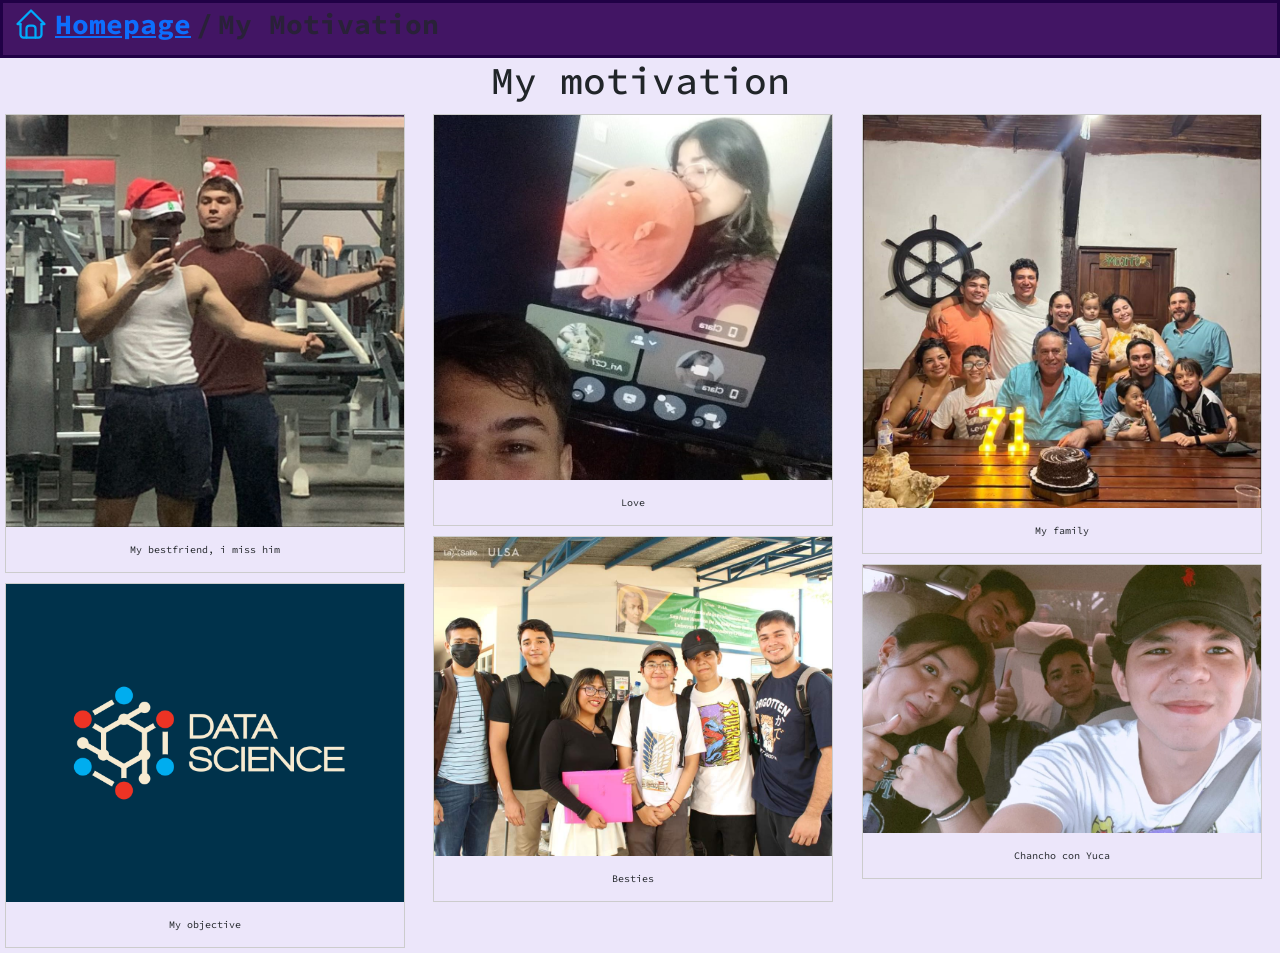
<file: homepage/motivation.html>
<!DOCTYPE html>
<html lang="en">
<head>
    <meta charset="UTF-8">
    <meta name="viewport" content="width=device-width, initial-scale=1.0">
    <link rel="preconnect" href="https://fonts.googleapis.com">
    <link rel="preconnect" href="https://fonts.gstatic.com" crossorigin>
    <link href="https://fonts.googleapis.com/css2?family=Krub:wght@400;700&family=Source+Code+Pro:ital,wght@0,700;1,400&display=swap" rel="stylesheet">

    <link href="https://cdn.jsdelivr.net/npm/bootstrap@5.2.3/dist/css/bootstrap.min.css" rel="stylesheet" integrity="sha384-rbsA2VBKQhggwzxH7pPCaAqO46MgnOM80zW1RWuH61DGLwZJEdK2Kadq2F9CUG65" crossorigin="anonymous">
    <script src="https://cdn.jsdelivr.net/npm/bootstrap@5.2.3/dist/js/bootstrap.bundle.min.js" integrity="sha384-kenU1KFdBIe4zVF0s0G1M5b4hcpxyD9F7jL+jjXkk+Q2h455rYXK/7HAuoJl+0I4" crossorigin="anonymous"></script>
    <link href="styles.css" rel="stylesheet">
    <title>My Website</title>
</head>
<body>
      <nav class="nav-style bc-style flex" aria-label="breadcrumb">
        <svg xmlns="http://www.w3.org/2000/svg" class="icon icon-tabler icon-tabler-home margin-icon" width="36" height="36" viewBox="0 0 24 24" stroke-width="1.5" stroke="#00abfb" fill="none" stroke-linecap="round" stroke-linejoin="round">
            <path stroke="none" d="M0 0h24v24H0z" fill="none"/>
            <path d="M5 12l-2 0l9 -9l9 9l-2 0" />
            <path d="M5 12v7a2 2 0 0 0 2 2h10a2 2 0 0 0 2 -2v-7" />
            <path d="M9 21v-6a2 2 0 0 1 2 -2h2a2 2 0 0 1 2 2v6" />
          </svg>
        <ol class="breadcrumb">
          <li class="breadcrumb-item"><a href="index.html">Homepage</a></li>
          <li class="breadcrumb-item active" aria-current="page">My Motivation</li>
        </ol>
      </nav>

      <h1>
        My motivation
      </h1>

      <div class="grid">
        <section>

            <div class="gallery">
                <a target="_blank" >
                <img src="images/noel.jpg" alt="Forest" width="1000" height="800">
                </a>
                <div class="desc">My bestfriend, i miss him</div>
            </div>

              <div class="gallery">
                <a target="_blank">
                  <img src="images/dscience.jpeg" alt="Cinque Terre" width="800" height="600">
                </a>
                <div class="desc">My objective</div>
              </div>
          </section>
          
          <section>
            <div class="gallery">
                <a target="_blank" >
                  <img src="images/Clara.jpg" alt="Mountains" width="1000" height="800">
                </a>
                <div class="desc">Love</div>
              </div>

              <div class="gallery">
                <a target="_blank" >
                  <img src="images/chanchoconyuk2.jpg" alt="Northern Lights" width="1000" height="800">
                </a>
                <div class="desc">Besties</div>
              </div>
          </section>
          <section>
            <div class="gallery">
                <a target="_blank">
                <img src="images/familia.jpg" alt="Cinque Terre" width="1000" height="800">
                </a>
                <div class="desc">My family</div>
            </div>
            
            <div class="gallery">
                <a target="_blank" >
                  <img src="images/chanchoconyuca.jpg" alt="Forest" width="1000" height="800">
                </a>
                <div class="desc">Chancho con Yuca</div>
              </div>
            
            
          </section>
      </div>
      
</body>
</html>
</file>
<file: freelancer/css/styles.css>
:root {
    --blanco: #FFFFFF;
    --primario: #FFC107;
    --oscuro: #212121;
    --secundario: #0097A1;
    --gris: #757575;
    --gris_claro: #DFF9F2;
}
html {
    font-size: 62.5%;
    box-sizing: border-box;  /*Hacks para box modelling*/
    scroll-snap-type: y mandatory;
}

/**scroll snaps**/
.servicios .navegacion-principal .formulario {
    scroll-snap-align: center;
    scroll-snap-stop: always;
}

*,*:before,*:after {
    box-sizing: inherit;
}

body {
    font-size: 16px; /* 1rem = 10px */
    font-family: 'Krub', sans-serif;
    background-image: linear-gradient(to top, var(--gris_claro),var(--blanco) 100%);
}

h1 {
    font-size: 3.8rem;
}

h2 {
    font-size: 2.8rem;
}

h3 {
    font-size: 1.8rem;
}

h1,h2,h3 {
    text-align: center;
}

/* Titulos */
.titulo span {
    font-size: 2rem;
    color:rgb(116, 3, 116)
}

/* Navegacion principal */
.nav-bg {
    background-color: var(--secundario);
}
.contenedor {
    max-width: 120rem;
    margin: 0 auto 0 auto;
}
.navegacion-principal {
    display: flex;
    flex-direction: column;
}

@media (min-width: 768px) {
    .navegacion-principal {
        flex-direction: row;
        justify-content: space-between;
    }
}

.navegacion-principal a {
    display: block;
    text-align: center;
    color: white;
    text-decoration: none;
    font-size: 2rem;
    font-weight: bold;
    padding: 1rem;
}


.navegacion-principal a:hover {
    background-color: var(--primario);
    color: var(--oscuro);
}

/*Formato de imagen*/
.hero {
    background-image: url(../img/hero.jpg);
    background-repeat: no-repeat;
    background-size: cover;
    height: 450px;
    position: relative;
    margin-bottom: 2rem; /*Separacion de abajo*/
}

.contenido-hero {
    position: absolute;
    background-color: rgba(0, 0, 0, .7);
    width: 100%;
    height: 100%;

    display: flex;
    flex-direction: column;
    align-items: center;
    justify-content: center;
}

.contenido-hero h2, p {
    color: var(--blanco);
}

.ubicacion {
    display: flex;
    align-items: center;
    font-size: larger;

}

.boton {
    background-color: var(--secundario);
    color: var(--blanco);
    text-decoration: none;
    padding: 1rem 3rem;
    margin-top: 1rem;
    font-size: 2rem;
    text-transform: uppercase;
    font-weight: bold;
    border-radius: .5rem;
    text-align: center;
    width: 90%;
    border: none;
}

.boton:hover {
    cursor: pointer;
}

@media (min-width: 480px) { 
    .boton {
        width: auto;
    }
    
}

.w-100 {
    width: 100%;
}

@media (min-width: 768px) {
    .w-100 {
        width: auto;
    }
}
/**utilidades**/
.flex {
    display: flex;
}

.alinear-derecha {
    justify-content: flex-end;
}

.sombra {
    -webkit-box-shadow: 0px 5px 15px 0px rgba(0,0,0,0.58);
    -moz-box-shadow: 0px 5px 15px 0px rgba(0,0,0,0.58);
    box-shadow: 0px 5px 15px 0px rgba(0,0,0,0.58);
    background-color: var(--blanco);
    padding: 2rem;
    border-radius: 1rem; /*Esquinas redondeadas*/
}

/*Servicios*/

@media (min-width: 768px) {
    .servicios{
        display: grid;
        grid-template-columns: repeat(3, 1fr);
        column-gap: 1rem;
    }
}

.servicio {
    display: flex;
    flex-direction: column;
    align-items: center;
}

.servicio h3 {
    color: var(--secundario);
    font-weight: bold;
}

.servicio p {
    line-height: 2;
    color: var(--oscuro);
}

.servicio .icono {
    height: 15rem;
    width: 15rem;
    background-color: var(--primario);
    border-radius: 50%;
    display: flex;
    justify-content: space-evenly;
    align-items: center;
}

/*Contacto formulario*/
.formulario {
    background-color: var(--gris);
    width: min(70rem, 100%); /*Utiliza el valor mas pequenio*/
    margin: 0 auto;
    padding: 2rem;
    border-radius: 1rem;
}

.formulario fieldset {
    border: none;
}

.formulario legend {
    text-align: center;
    font-size: 1.8rem;
    text-transform: uppercase;
    font-weight: bold;
    margin-bottom: 2rem;
    color: var(--primario);
}

@media (min-width: 768px) {
    .contenedor-campos {
        display: grid;
        grid-template-columns: 1fr 1fr;
        column-gap: 1rem;
    }
}


.campo {
    margin-bottom: 1rem;
}

.campo:nth-child(3) , .campo:nth-child(4) {
    grid-column: 1 / 3;
}
.campo textarea {
    height: 10rem;
}

.campo label {
    color: var(--blanco);
    font-weight: bold;
    margin-bottom: .5rem;
    display: block;
}

.input-text {
    width: 100%;
    border: none;
    padding: 1.5rem;
    border-radius: .5rem;
}

.footer p {
    color: var(--oscuro);
    text-align: center;
    font-weight: 500;
    font-size: larger;
}
</file>
<file: homepage/styles.css>
:root {
    --blanco: #FFFFFF;
    --negro: #000000;
    --moradito: #421564;
    --azulito: #b678e5;
    --fondo: #ece6fa;
    --oscuro: #200146;
}
html {
    font-size: 62.5%;
    box-sizing: border-box;
}

body {
    background-color: var(--fondo);
    font-family: 'Krub', sans-serif;
    font-family: 'Source Code Pro', monospace;
}

*,*:before,*:after {
    box-sizing: inherit;
}

h1 {
    font-size: 3.8rem;
}

h2 {
    font-size: 2.8rem;
}

h3 {
    text-decoration: dashed;
    font-size: 2.2rem;
}

h1,h2,h3 {
    text-align: center;
}

/**Utilidades**/
.flex {
    display: flex;
}

.text-centered , section .text-centered {
    text-align: center;
}

.text-justified {
    text-align: justify;
}

.margin-top {
    margin-top: 5rem;
}
.izquierda {
    text-align: left;
    margin-left: 5rem;
}

.derecha {
    text-align: right;
    margin-right: 5rem;
}

.larger {
    font-size: larger;
}
.center {
    display: flex;
    align-items: center;
    justify-content: center;
    text-align: center;
    margin: 3rem 0; /* Ajusta el margen superior e inferior según sea necesario */
}

.margin-icon {
    margin: .3rem .6rem 1rem 1rem
}

section.margin-mid {
    justify-content: center;
    align-items: center;
    margin: 3rem 12rem;
}

@media (min-width: 480px) {
    .margin-mid .segmento{
        align-items: center;
        justify-content: center;
    }
}

@media (min-width: 768px) {
    .margin-mid .segmento{
        margin: 0rem auto;
        align-items: center;
        justify-content: center;
    }
    
    .margin-mid .segmento .titulo {
        padding: 3rem 5rem;
        margin: 0rem 2rem 2rem 2rem;
    }
}


.titulo {
    font-size: 3.8rem;
}

.texto-index {
    color: var(--oscuro);
    font-weight: 500;
    font-size: 2.2rem;
}

.texto-me {
    text-align: justify;
    color: var(--oscuro);
    font-weight: 500;
    font-size: 1.6rem;
    padding: 2rem 4rem 2rem 4rem;
}

/* Navegacion principal */
.nav-style {
    background-color: var(--moradito);
    border: var(--oscuro) solid 3px;
}

.contenedor {
    max-width: 120rem;
    margin: 0 auto 0 auto;
}
.navegacion-principal {
    display: flex;
    flex-direction: column;
}

@media (min-width: 768px) {
    .navegacion-principal {
        flex-direction: row;
        justify-content: space-between;
    }
}

.navegacion-principal a {
    display: block;
    text-align: center;
    color: white;
    text-decoration: none;
    font-size: 3.4rem;
    font-weight: bold;
    padding: 1rem;
}


.navegacion-principal a:hover {
    background-color: var(--oscuro);
}



/*Formato de imagen*/
.imagen-fondo {
    background-repeat: no-repeat;
    background-size: cover;
    height: 350px;
    position: relative;
    margin-bottom: 2rem; /*Separacion de abajo*/
}

.img-index {
    background-image: url(images/webdev.jpeg);
}

.img-cs50 {
    background-image: url(images/cs50.jpeg);
}
.contenido-imagen {
    position: absolute;
    background-color: rgba(0, 0, 0, .7);
    width: 100%;
    height: 100%;

    display: flex;
    flex-direction: column;
    align-items: center;
    justify-content: center;
}

.contenido-imagen h1 {
    font-size: 7rem;
    color: var(--blanco);
}

/* Clase para insertar imágenes pequeñas al lado del texto */

    .imagen-lateral-izquierda {
        border: var(--oscuro) solid 2px;
        border-radius: 3rem;
        float: left; 
        margin-right: 2rem; /* Espacio entre la imagen y el texto */
        margin-left: 3rem;
        width: 18rem; /* Ajusta el ancho según sea necesario */
    }
    
    .imagen-lateral-derecha {
        border: var(--oscuro) solid 2px;
        border-radius: 3rem;
        float: right; 
        margin-right: 3rem; /* Espacio entre la imagen y el texto */
        margin-left: 2rem;
        width: 18rem; /* Ajusta el ancho según sea necesario */
    }

/* Opcional: Estilo adicional para el contenido de texto */
.texto-con-imagen {
    overflow: hidden; /* Evita que el texto se solape con la imagen */
}


.cuadro {
    max-width: 160rem;
    display: grid;
    column-gap: 1rem;
    margin-top: 3rem;
    margin-bottom: 3rem;
    border-radius: 2rem;
}
@media (min-width: 1000px) {
    .cuadro {
        display: grid;
        grid-template-columns: repeat(4, 1fr);
    }
}
.cuadro p{
    color: var(--oscuro);
    font-size: 1.8rem;
    text-align: justify;
    padding: 3rem 3rem 0rem 3rem;
    margin: 1rem;
}

.segmento {
    padding-top: 2rem;
    margin: 0rem 3rem 3rem 3rem;
    border-radius: 5rem;
    background-color: var(--azulito);
    text-align: center;
}



.segmento .titulo {
    color: var(--blanco);
    background-color: #200146;
    border-radius: 5.5rem;
}

footer {
    font-size: large;
    margin-left: 3rem;
    margin-bottom: 1rem;
}

/*Style for the breadcrum of bootstrap*/
.bc-style {
    font-size: 2.8rem;
    font-weight: bold;
}

.dark-bg {
    background-color: var(--moradito);
    color: var(--blanco);
    border-radius: 3rem;
}

.week-bg, .hobbie-bg {
    border: 2px solid var(--negro);
    padding: 1rem;
    margin: 3rem;
    border-radius: 3rem;
}

section.hobbie-bg {
    background-color: #b678e52b;
}

.week-bg[class*="t1"] {
    background-color: rgba(121, 3, 164, 0.099);
}

.week-bg[class*="t2"] {
    background-color: rgba(0, 51, 169, 0.082);
}

.week-bg h3{
    font-style: italic;
    background-color: var(--oscuro);
    color: var(--blanco);
    border-radius: 5rem;
    padding: 0rem 3rem;
    margin-bottom: 2rem;
}
.marked-footer {
    margin: 3rem 1rem 3rem 1rem;
    border: black solid 3px;
}

/*Caja sombreada*/
.sombra {
    -webkit-box-shadow: 0px 5px 15px 0px rgba(0,0,0,0.58);
    -moz-box-shadow: 0px 5px 15px 0px rgba(0,0,0,0.58);
    box-shadow: 0px 5px 15px 0px rgba(0,0,0,0.58);
}

/*Galeria de imagenes W3School*/
div.gallery {
    margin: 5px;
    border: 1px solid #ccc;
    float:inline-start;
    width: 400px;
  }
  
  div.gallery:hover {
    border: 1px solid #777;
  }
  
  div.gallery img {
    width: 100%;
    height: auto;
  }
  
  div.desc {
    padding: 15px;
    text-align: center;
  }
  .grid {
    display: grid;
    grid-template-columns: repeat(3, 1fr);
    column-gap: .5rem;
  }

  .button-style {
    border-radius: 1rem;
    justify-content: center;
    font-size: 1.8rem;
    margin: 3rem;
    padding: 2rem;
    background-color: var(--moradito);
    color: var(--blanco);
  }
</file>
